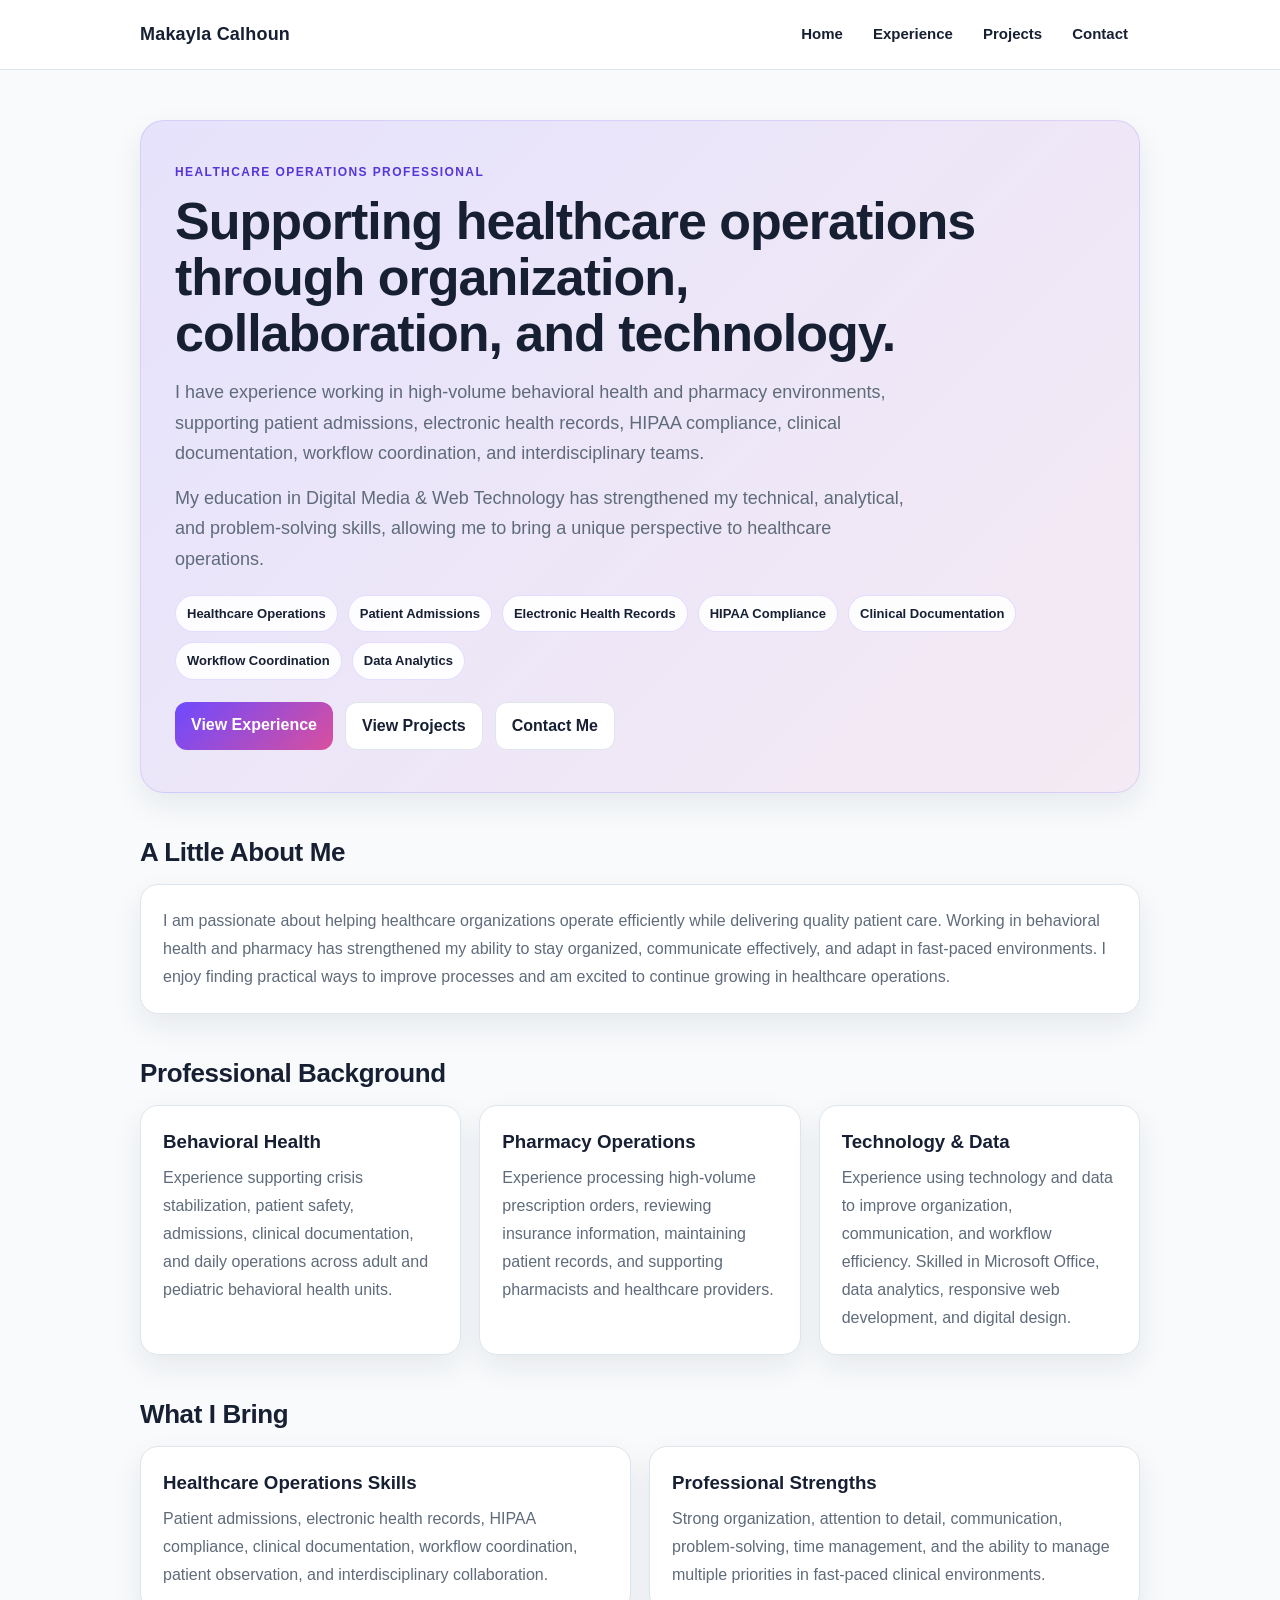
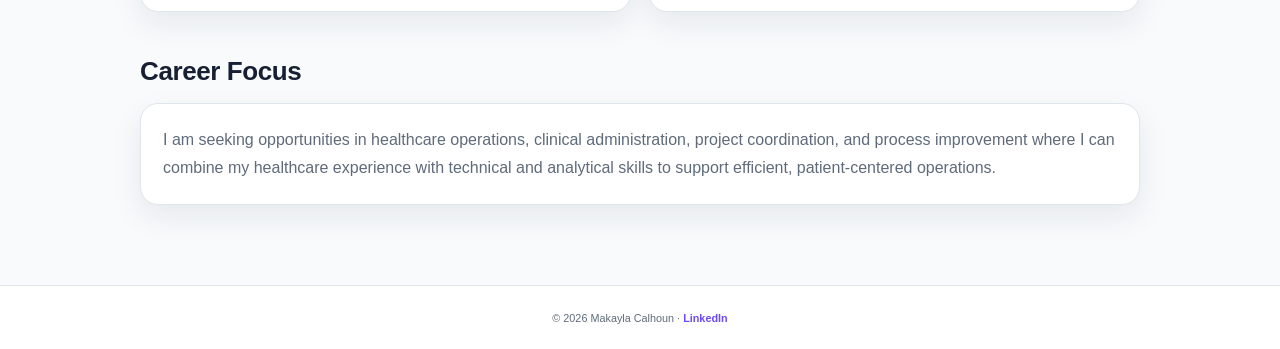
<file: index.html>
<!doctype html>
<html lang="en">
<head>
  <meta charset="utf-8" />
  <meta name="viewport" content="width=device-width, initial-scale=1" />

  <title>Makayla Calhoun | Healthcare Operations</title>

  <meta
    name="description"
    content="Portfolio of Makayla Calhoun, a healthcare operations professional with experience in behavioral health, pharmacy, digital media, and data analytics."
  />

  <link rel="stylesheet" href="css/styles.css" />
</head>

<body>

  <header class="nav">
    <div class="nav-inner">
      <a class="brand" href="index.html">Makayla Calhoun</a>

      <nav class="links" aria-label="Main navigation">
        <a href="index.html">Home</a>
        <a href="experience.html">Experience</a>
        <a href="projects.html">Projects</a>
        <a href="contact.html">Contact</a>
      </nav>
    </div>
  </header>

  <main class="container">

    <section class="hero">
      <div class="kicker">Healthcare Operations Professional</div>

      <h1>
        Supporting healthcare operations through organization, collaboration, and technology.
      </h1>

      <p class="subtitle">
        I have experience working in high-volume behavioral health and pharmacy
        environments, supporting patient admissions, electronic health records,
        HIPAA compliance, clinical documentation, workflow coordination, and
        interdisciplinary teams.
      </p>

      <p class="subtitle">
        My education in Digital Media &amp; Web Technology has strengthened my
        technical, analytical, and problem-solving skills, allowing me to bring
        a unique perspective to healthcare operations.
      </p>

      <div class="badges">
        <span class="badge">Healthcare Operations</span>
        <span class="badge">Patient Admissions</span>
        <span class="badge">Electronic Health Records</span>
        <span class="badge">HIPAA Compliance</span>
        <span class="badge">Clinical Documentation</span>
        <span class="badge">Workflow Coordination</span>
        <span class="badge">Data Analytics</span>
      </div>

      <div class="btn-row">
        <a class="btn primary" href="experience.html">View Experience</a>
        <a class="btn" href="projects.html">View Projects</a>
        <a class="btn" href="contact.html">Contact Me</a>
      </div>
    </section>

    <section class="section">
      <h2>A Little About Me</h2>

      <div class="card">
        <p>
          I am passionate about helping healthcare organizations operate efficiently
          while delivering quality patient care. Working in behavioral health and
          pharmacy has strengthened my ability to stay organized, communicate
          effectively, and adapt in fast-paced environments. I enjoy finding practical
          ways to improve processes and am excited to continue growing in healthcare
          operations.
        </p>
      </div>
    </section>

    <section class="section">
      <h2>Professional Background</h2>

      <div class="grid">
        <div class="card third">
          <h3 style="margin: 0 0 8px;">Behavioral Health</h3>
          <p>
            Experience supporting crisis stabilization, patient safety, admissions,
            clinical documentation, and daily operations across adult and pediatric
            behavioral health units.
          </p>
        </div>

        <div class="card third">
          <h3 style="margin: 0 0 8px;">Pharmacy Operations</h3>
          <p>
            Experience processing high-volume prescription orders, reviewing insurance
            information, maintaining patient records, and supporting pharmacists and
            healthcare providers.
          </p>
        </div>

        <div class="card third">
          <h3 style="margin: 0 0 8px;">Technology &amp; Data</h3>
          <p>
            Experience using technology and data to improve organization,
            communication, and workflow efficiency. Skilled in Microsoft Office,
            data analytics, responsive web development, and digital design.
          </p>
        </div>
      </div>
    </section>

    <section class="section">
      <h2>What I Bring</h2>

      <div class="grid">
        <div class="card half">
          <h3 style="margin: 0 0 8px;">Healthcare Operations Skills</h3>
          <p>
            Patient admissions, electronic health records, HIPAA compliance,
            clinical documentation, workflow coordination, patient observation,
            and interdisciplinary collaboration.
          </p>
        </div>

        <div class="card half">
          <h3 style="margin: 0 0 8px;">Professional Strengths</h3>
          <p>
            Strong organization, attention to detail, communication, problem-solving,
            time management, and the ability to manage multiple priorities in
            fast-paced clinical environments.
          </p>
        </div>
      </div>
    </section>

    <section class="section">
      <h2>Career Focus</h2>

      <div class="card">
        <p>
          I am seeking opportunities in healthcare operations, clinical administration,
          project coordination, and process improvement where I can combine my healthcare
          experience with technical and analytical skills to support efficient,
          patient-centered operations.
        </p>
      </div>
    </section>

  </main>

  <footer class="footer">
    <small>
      © <span id="year"></span> Makayla Calhoun ·
      <a
        href="https://www.linkedin.com/in/makayla-calhoun-033b991ba"
        target="_blank"
        rel="noopener noreferrer"
      >
        LinkedIn
      </a>
    </small>
  </footer>

  <script>
    const yearElement = document.getElementById("year");

    if (yearElement) {
      yearElement.textContent = new Date().getFullYear();
    }
  </script>

</body>
</html>
</file>
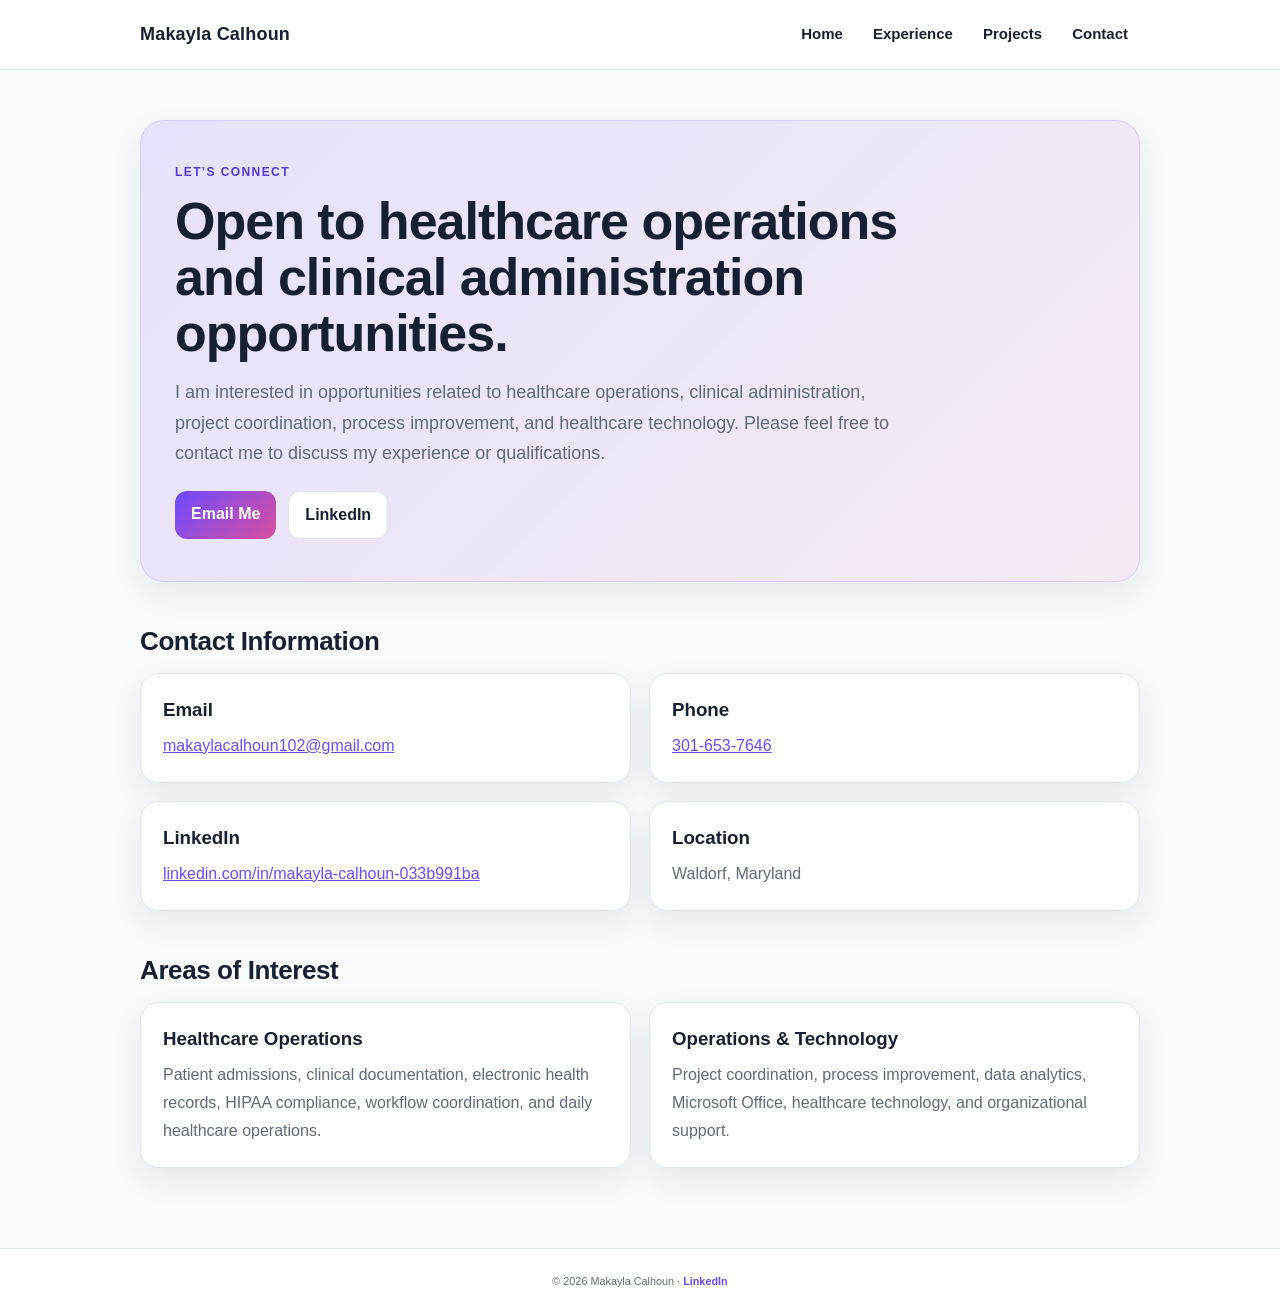
<file: contact.html>
<!doctype html>
<html lang="en">
<head>
  <meta charset="utf-8" />
  <meta name="viewport" content="width=device-width, initial-scale=1" />

  <title>Contact | Makayla Calhoun</title>

  <meta
    name="description"
    content="Contact Makayla Calhoun regarding healthcare operations, clinical administration, project coordination, and related opportunities."
  />

  <link rel="stylesheet" href="css/styles.css" />
</head>

<body>

  <header class="nav">
    <div class="nav-inner">
      <a class="brand" href="index.html">Makayla Calhoun</a>

      <nav class="links" aria-label="Main navigation">
        <a href="index.html">Home</a>
        <a href="experience.html">Experience</a>
        <a href="projects.html">Projects</a>
        <a href="contact.html">Contact</a>
      </nav>
    </div>
  </header>

  <main class="container">

    <section class="hero">
      <div class="kicker">Let’s Connect</div>

      <h1>
        Open to healthcare operations and clinical administration opportunities.
      </h1>

      <p class="subtitle">
        I am interested in opportunities related to healthcare operations,
        clinical administration, project coordination, process improvement,
        and healthcare technology. Please feel free to contact me to discuss
        my experience or qualifications.
      </p>

      <div class="btn-row">
        <a
          class="btn primary"
          href="mailto:makaylacalhoun102@gmail.com"
        >
          Email Me
        </a>

        <a
          class="btn"
          href="https://www.linkedin.com/in/makayla-calhoun-033b991ba"
          target="_blank"
          rel="noopener noreferrer"
        >
          LinkedIn
        </a>
      </div>
    </section>

    <section class="section">
      <h2>Contact Information</h2>

      <div class="grid">
        <div class="card half">
          <h3 style="margin: 0 0 8px;">Email</h3>
          <p style="margin: 0;">
            <a href="mailto:makaylacalhoun102@gmail.com">
              makaylacalhoun102@gmail.com
            </a>
          </p>
        </div>

        <div class="card half">
          <h3 style="margin: 0 0 8px;">Phone</h3>
          <p style="margin: 0;">
            <a href="tel:+13016537646">
              301-653-7646
            </a>
          </p>
        </div>

        <div class="card half">
          <h3 style="margin: 0 0 8px;">LinkedIn</h3>
          <p style="margin: 0;">
            <a
              href="https://www.linkedin.com/in/makayla-calhoun-033b991ba"
              target="_blank"
              rel="noopener noreferrer"
            >
              linkedin.com/in/makayla-calhoun-033b991ba
            </a>
          </p>
        </div>

        <div class="card half">
          <h3 style="margin: 0 0 8px;">Location</h3>
          <p style="margin: 0;">Waldorf, Maryland</p>
        </div>
      </div>
    </section>

    <section class="section">
      <h2>Areas of Interest</h2>

      <div class="grid">
        <div class="card half">
          <h3 style="margin: 0 0 8px;">Healthcare Operations</h3>
          <p>
            Patient admissions, clinical documentation, electronic health
            records, HIPAA compliance, workflow coordination, and daily
            healthcare operations.
          </p>
        </div>

        <div class="card half">
          <h3 style="margin: 0 0 8px;">Operations &amp; Technology</h3>
          <p>
            Project coordination, process improvement, data analytics,
            Microsoft Office, healthcare technology, and organizational support.
          </p>
        </div>
      </div>
    </section>

  </main>

  <footer class="footer">
    <small>
      © <span id="year"></span> Makayla Calhoun ·
      <a
        href="https://www.linkedin.com/in/makayla-calhoun-033b991ba"
        target="_blank"
        rel="noopener noreferrer"
      >
        LinkedIn
      </a>
    </small>
  </footer>

  <script>
    const yearElement = document.getElementById("year");

    if (yearElement) {
      yearElement.textContent = new Date().getFullYear();
    }
  </script>

</body>
</html>
</file>
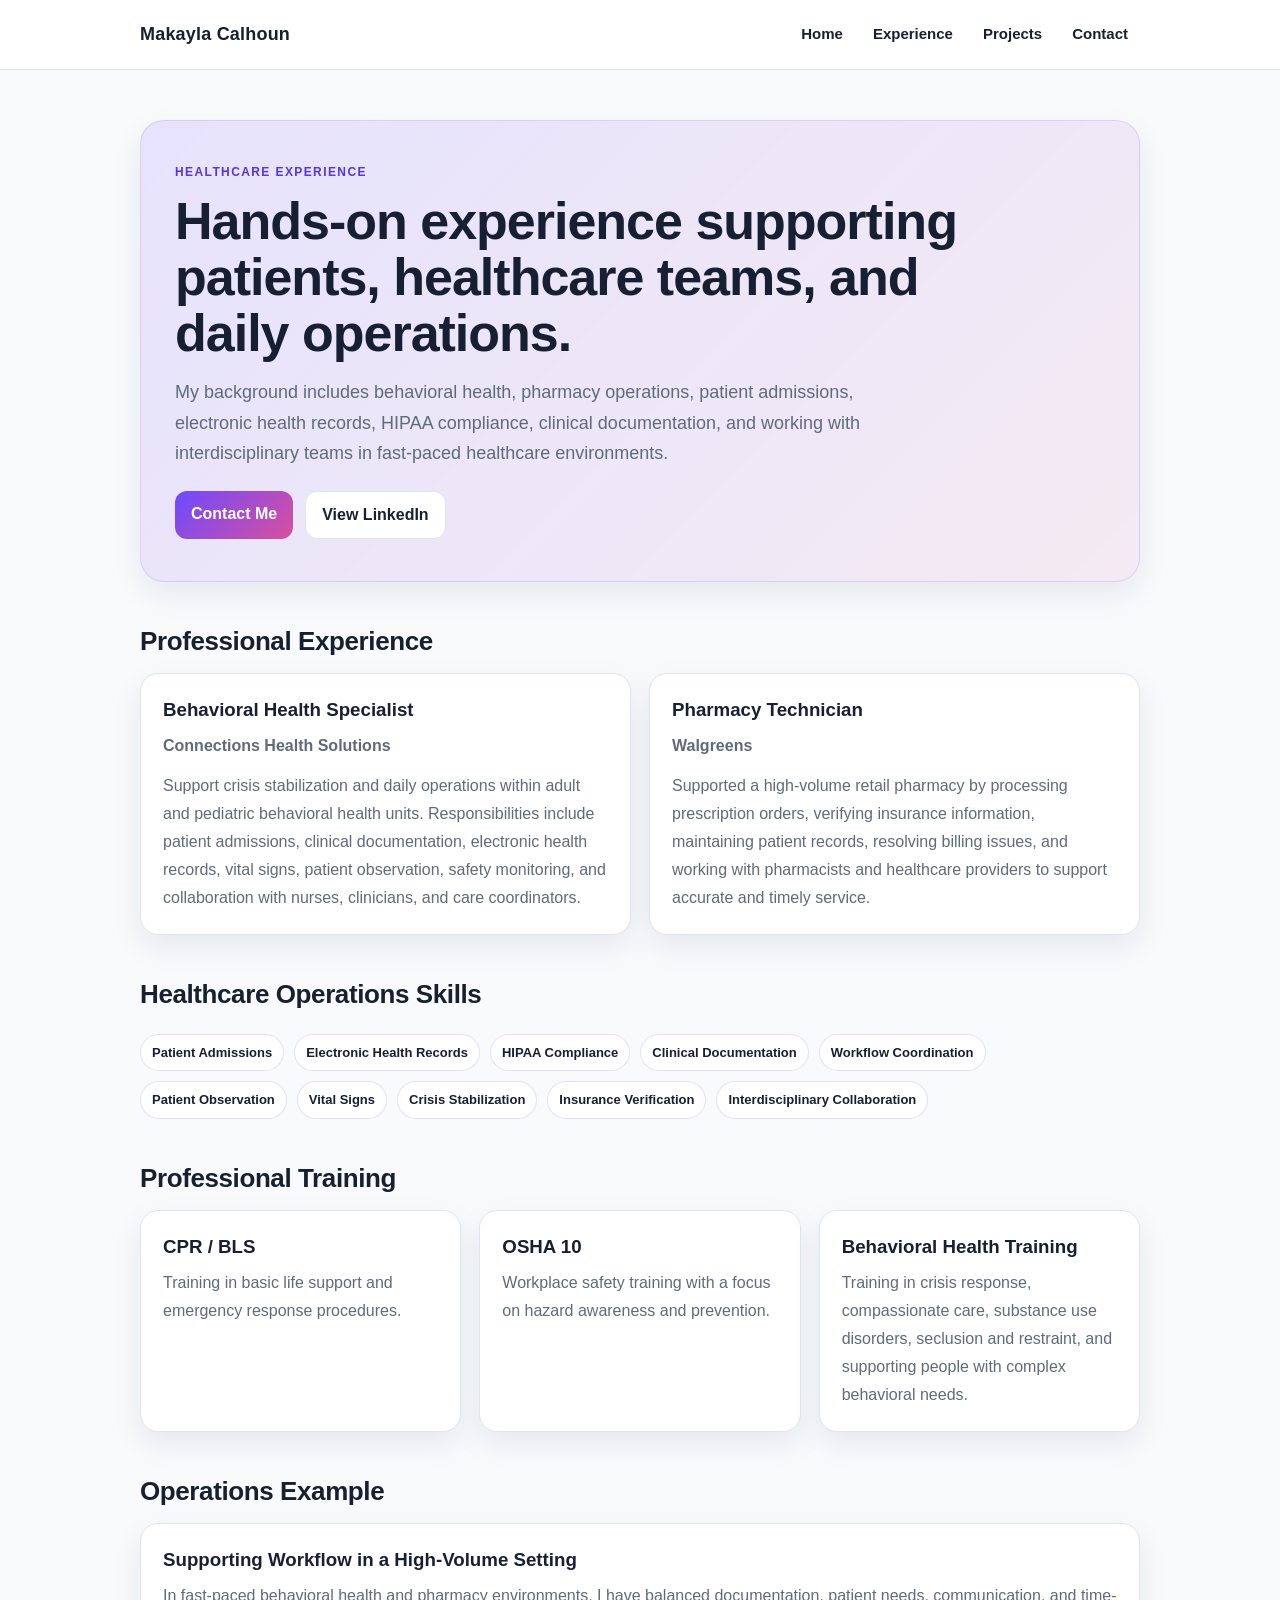
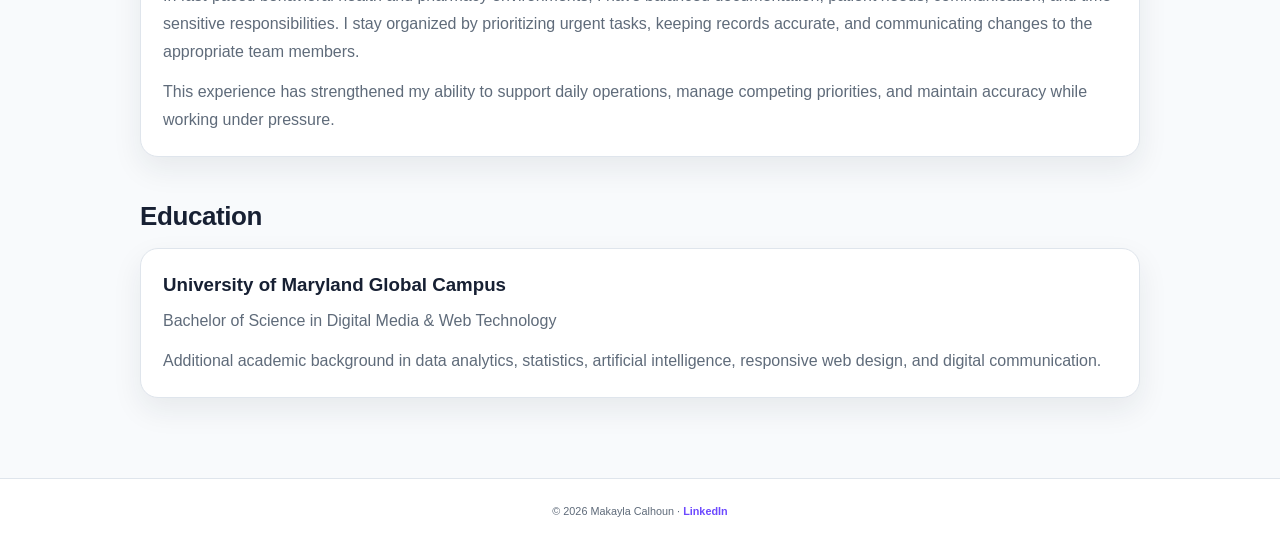
<file: experience.html>
<!doctype html>
<html lang="en">
<head>
  <meta charset="utf-8" />
  <meta name="viewport" content="width=device-width, initial-scale=1" />

  <title>Healthcare Experience | Makayla Calhoun</title>

  <meta
    name="description"
    content="Healthcare operations experience, professional training, and qualifications of Makayla Calhoun."
  />

  <link rel="stylesheet" href="css/styles.css" />
</head>

<body>

  <header class="nav">
    <div class="nav-inner">
      <a class="brand" href="index.html">Makayla Calhoun</a>

      <nav class="links" aria-label="Main navigation">
        <a href="index.html">Home</a>
        <a href="experience.html">Experience</a>
        <a href="projects.html">Projects</a>
        <a href="contact.html">Contact</a>
      </nav>
    </div>
  </header>

  <main class="container">

    <section class="hero">
      <div class="kicker">Healthcare Experience</div>

      <h1>
        Hands-on experience supporting patients, healthcare teams, and daily operations.
      </h1>

      <p class="subtitle">
        My background includes behavioral health, pharmacy operations, patient admissions,
        electronic health records, HIPAA compliance, clinical documentation, and working
        with interdisciplinary teams in fast-paced healthcare environments.
      </p>

      <div class="btn-row">
        <a class="btn primary" href="contact.html">Contact Me</a>
        <a
          class="btn"
          href="https://www.linkedin.com/in/makayla-calhoun-033b991ba"
          target="_blank"
          rel="noopener noreferrer"
        >
          View LinkedIn
        </a>
      </div>
    </section>

    <section class="section">
      <h2>Professional Experience</h2>

      <div class="grid">

        <div class="card half">
          <h3 style="margin: 0 0 8px;">Behavioral Health Specialist</h3>
          <p><strong>Connections Health Solutions</strong></p>

          <p>
            Support crisis stabilization and daily operations within adult and pediatric
            behavioral health units. Responsibilities include patient admissions,
            clinical documentation, electronic health records, vital signs, patient
            observation, safety monitoring, and collaboration with nurses, clinicians,
            and care coordinators.
          </p>
        </div>

        <div class="card half">
          <h3 style="margin: 0 0 8px;">Pharmacy Technician</h3>
          <p><strong>Walgreens</strong></p>

          <p>
            Supported a high-volume retail pharmacy by processing prescription orders,
            verifying insurance information, maintaining patient records, resolving
            billing issues, and working with pharmacists and healthcare providers to
            support accurate and timely service.
          </p>
        </div>

      </div>
    </section>

    <section class="section">
      <h2>Healthcare Operations Skills</h2>

      <div class="badges">
        <span class="badge">Patient Admissions</span>
        <span class="badge">Electronic Health Records</span>
        <span class="badge">HIPAA Compliance</span>
        <span class="badge">Clinical Documentation</span>
        <span class="badge">Workflow Coordination</span>
        <span class="badge">Patient Observation</span>
        <span class="badge">Vital Signs</span>
        <span class="badge">Crisis Stabilization</span>
        <span class="badge">Insurance Verification</span>
        <span class="badge">Interdisciplinary Collaboration</span>
      </div>
    </section>

    <section class="section">
      <h2>Professional Training</h2>

      <div class="grid">

        <div class="card third">
          <h3 style="margin: 0 0 8px;">CPR / BLS</h3>
          <p>
            Training in basic life support and emergency response procedures.
          </p>
        </div>

        <div class="card third">
          <h3 style="margin: 0 0 8px;">OSHA 10</h3>
          <p>
            Workplace safety training with a focus on hazard awareness and prevention.
          </p>
        </div>

        <div class="card third">
          <h3 style="margin: 0 0 8px;">Behavioral Health Training</h3>
          <p>
            Training in crisis response, compassionate care, substance use disorders,
            seclusion and restraint, and supporting people with complex behavioral needs.
          </p>
        </div>

      </div>
    </section>

    <section class="section">
      <h2>Operations Example</h2>

      <div class="card">
        <h3 style="margin: 0 0 8px;">Supporting Workflow in a High-Volume Setting</h3>

        <p>
          In fast-paced behavioral health and pharmacy environments, I have balanced
          documentation, patient needs, communication, and time-sensitive responsibilities.
          I stay organized by prioritizing urgent tasks, keeping records accurate, and
          communicating changes to the appropriate team members.
        </p>

        <p>
          This experience has strengthened my ability to support daily operations,
          manage competing priorities, and maintain accuracy while working under pressure.
        </p>
      </div>
    </section>

    <section class="section">
      <h2>Education</h2>

      <div class="card">
        <h3 style="margin: 0 0 8px;">University of Maryland Global Campus</h3>

        <p>
          Bachelor of Science in Digital Media &amp; Web Technology
        </p>

        <p>
          Additional academic background in data analytics, statistics, artificial
          intelligence, responsive web design, and digital communication.
        </p>
      </div>
    </section>

  </main>

  <footer class="footer">
    <small>
      © <span id="year"></span> Makayla Calhoun ·
      <a
        href="https://www.linkedin.com/in/makayla-calhoun-033b991ba"
        target="_blank"
        rel="noopener noreferrer"
      >
        LinkedIn
      </a>
    </small>
  </footer>

  <script>
    const yearElement = document.getElementById("year");

    if (yearElement) {
      yearElement.textContent = new Date().getFullYear();
    }
  </script>

</body>
</html>
</file>
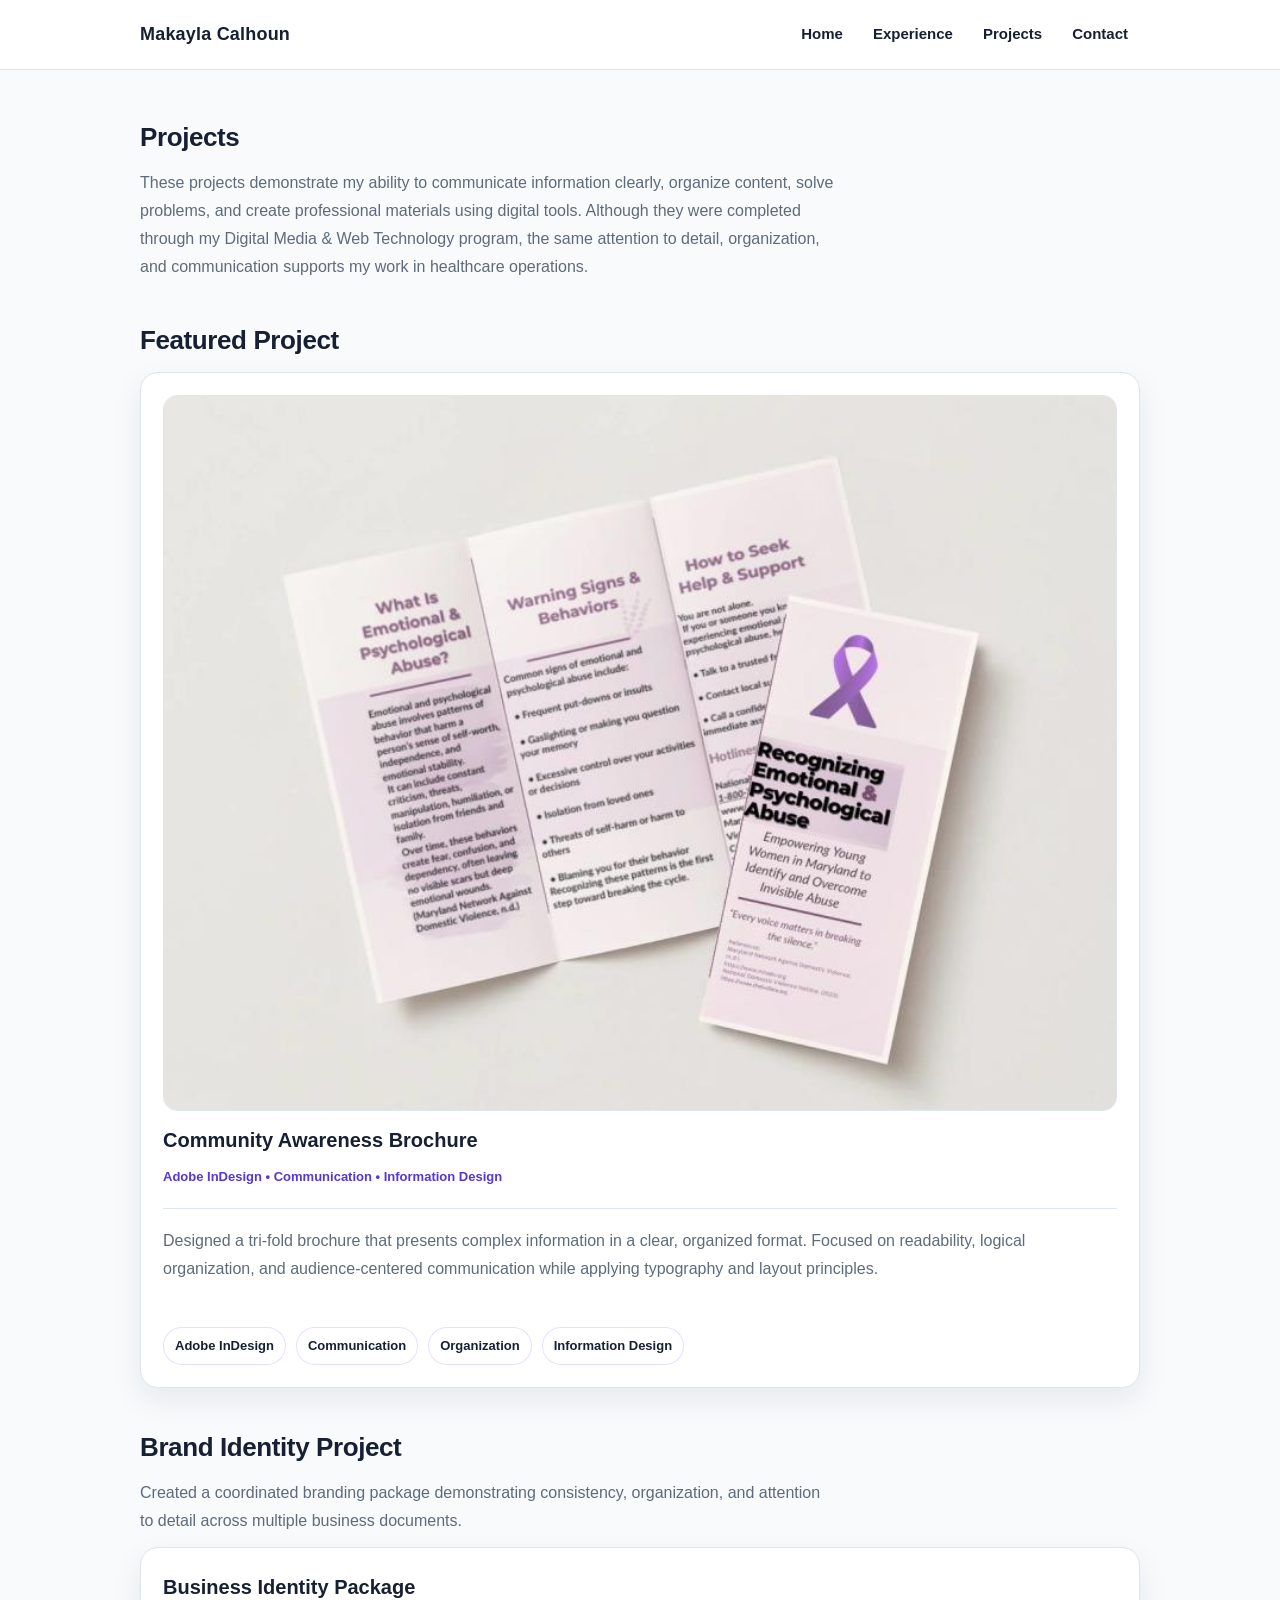
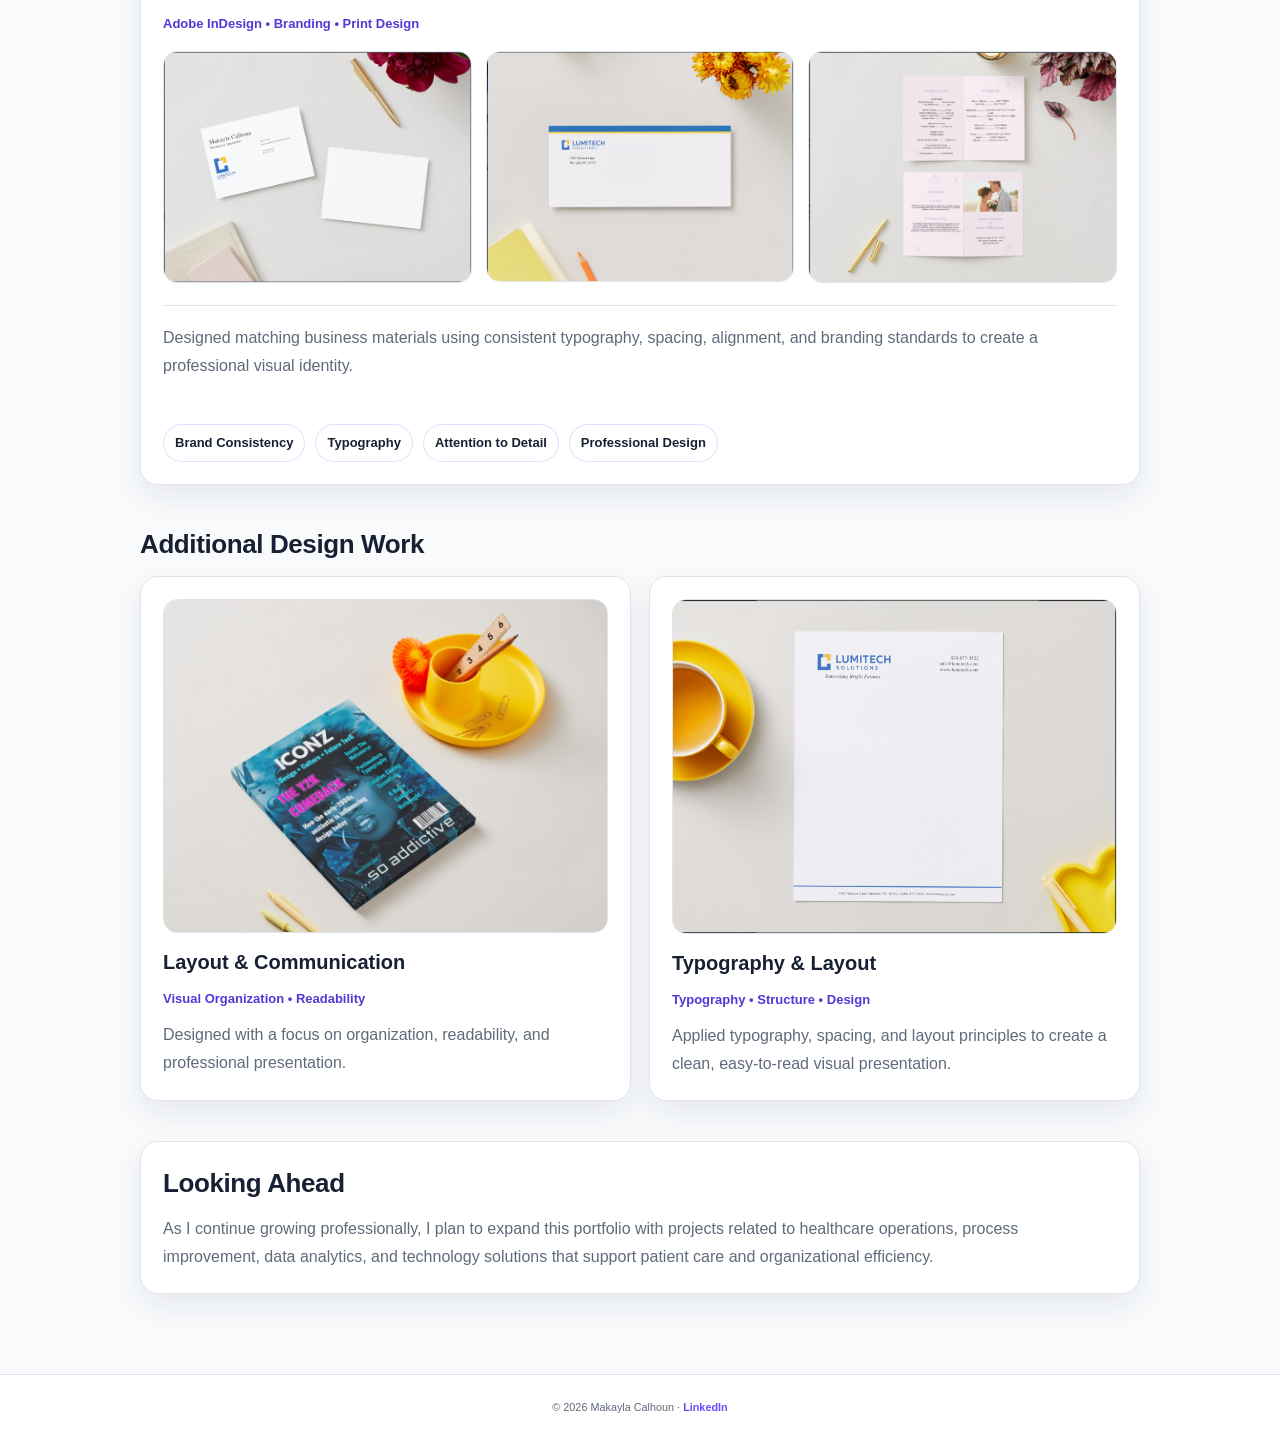
<file: projects.html>
<!doctype html>
<html lang="en">
<head>
  <meta charset="utf-8" />
  <meta name="viewport" content="width=device-width, initial-scale=1" />

  <title>Projects | Makayla Calhoun</title>

  <meta
    name="description"
    content="Selected digital media, communication, and design projects by Makayla Calhoun."
  />

  <link rel="stylesheet" href="css/styles.css" />
</head>

<body>

  <header class="nav">
    <div class="nav-inner">
      <a class="brand" href="index.html">Makayla Calhoun</a>

      <nav class="links" aria-label="Main navigation">
        <a href="index.html">Home</a>
        <a href="experience.html">Experience</a>
        <a href="projects.html">Projects</a>
        <a href="contact.html">Contact</a>
      </nav>
    </div>
  </header>

  <main class="container">

    <section class="section" style="margin-top: 18px;">
      <h2>Projects</h2>

      <p>
        These projects demonstrate my ability to communicate information clearly,
        organize content, solve problems, and create professional materials using
        digital tools. Although they were completed through my Digital Media &amp;
        Web Technology program, the same attention to detail, organization, and
        communication supports my work in healthcare operations.
      </p>
    </section>

    <section class="section">
      <h2>Featured Project</h2>

      <div class="grid">
        <div class="card">
          <div class="project">
            <img
              src="img/project1.png"
              alt="Community awareness brochure design"
            />

            <h3>Community Awareness Brochure</h3>

            <div class="meta">
              Adobe InDesign • Communication • Information Design
            </div>

            <div class="hr"></div>

            <p>
              Designed a tri-fold brochure that presents complex information in a clear,
              organized format. Focused on readability, logical organization, and
              audience-centered communication while applying typography and layout
              principles.
            </p>

            <div class="badges">
              <span class="badge">Adobe InDesign</span>
              <span class="badge">Communication</span>
              <span class="badge">Organization</span>
              <span class="badge">Information Design</span>
            </div>
          </div>
        </div>
      </div>
    </section>

    <section class="section">
      <h2>Brand Identity Project</h2>

      <p>
        Created a coordinated branding package demonstrating consistency,
        organization, and attention to detail across multiple business documents.
      </p>

      <div class="grid">
        <div class="card">
          <div class="project">
            <h3>Business Identity Package</h3>

            <div class="meta">
              Adobe InDesign • Branding • Print Design
            </div>

            <div class="project-grid">
              <img src="img/project4.png" alt="Letterhead design" />
              <img src="img/project5.png" alt="Business card design" />
              <img src="img/project6.png" alt="Envelope design" />
            </div>

            <div class="hr"></div>

            <p>
              Designed matching business materials using consistent typography,
              spacing, alignment, and branding standards to create a professional
              visual identity.
            </p>

            <div class="badges">
              <span class="badge">Brand Consistency</span>
              <span class="badge">Typography</span>
              <span class="badge">Attention to Detail</span>
              <span class="badge">Professional Design</span>
            </div>
          </div>
        </div>
      </div>
    </section>

    <section class="section">
      <h2>Additional Design Work</h2>

      <div class="grid">
        <div class="card half">
          <div class="project">
            <img src="img/project2.png" alt="Design project sample" />

            <h3>Layout &amp; Communication</h3>

            <div class="meta">
              Visual Organization • Readability
            </div>

            <p>
              Designed with a focus on organization, readability, and professional
              presentation.
            </p>
          </div>
        </div>

        <div class="card half">
          <div class="project">
            <img src="img/project3.png" alt="Typography and layout project sample" />

            <h3>Typography &amp; Layout</h3>

            <div class="meta">
              Typography • Structure • Design
            </div>

            <p>
              Applied typography, spacing, and layout principles to create a clean,
              easy-to-read visual presentation.
            </p>
          </div>
        </div>
      </div>
    </section>

    <section class="section">
      <div class="card">
        <h2>Looking Ahead</h2>

        <p>
          As I continue growing professionally, I plan to expand this portfolio with
          projects related to healthcare operations, process improvement, data
          analytics, and technology solutions that support patient care and
          organizational efficiency.
        </p>
      </div>
    </section>

  </main>

  <footer class="footer">
    <small>
      © <span id="year"></span> Makayla Calhoun ·
      <a
        href="https://www.linkedin.com/in/makayla-calhoun-033b991ba"
        target="_blank"
        rel="noopener noreferrer"
      >
        LinkedIn
      </a>
    </small>
  </footer>

  <script>
    const yearElement = document.getElementById("year");

    if (yearElement) {
      yearElement.textContent = new Date().getFullYear();
    }
  </script>

</body>
</html>
</file>
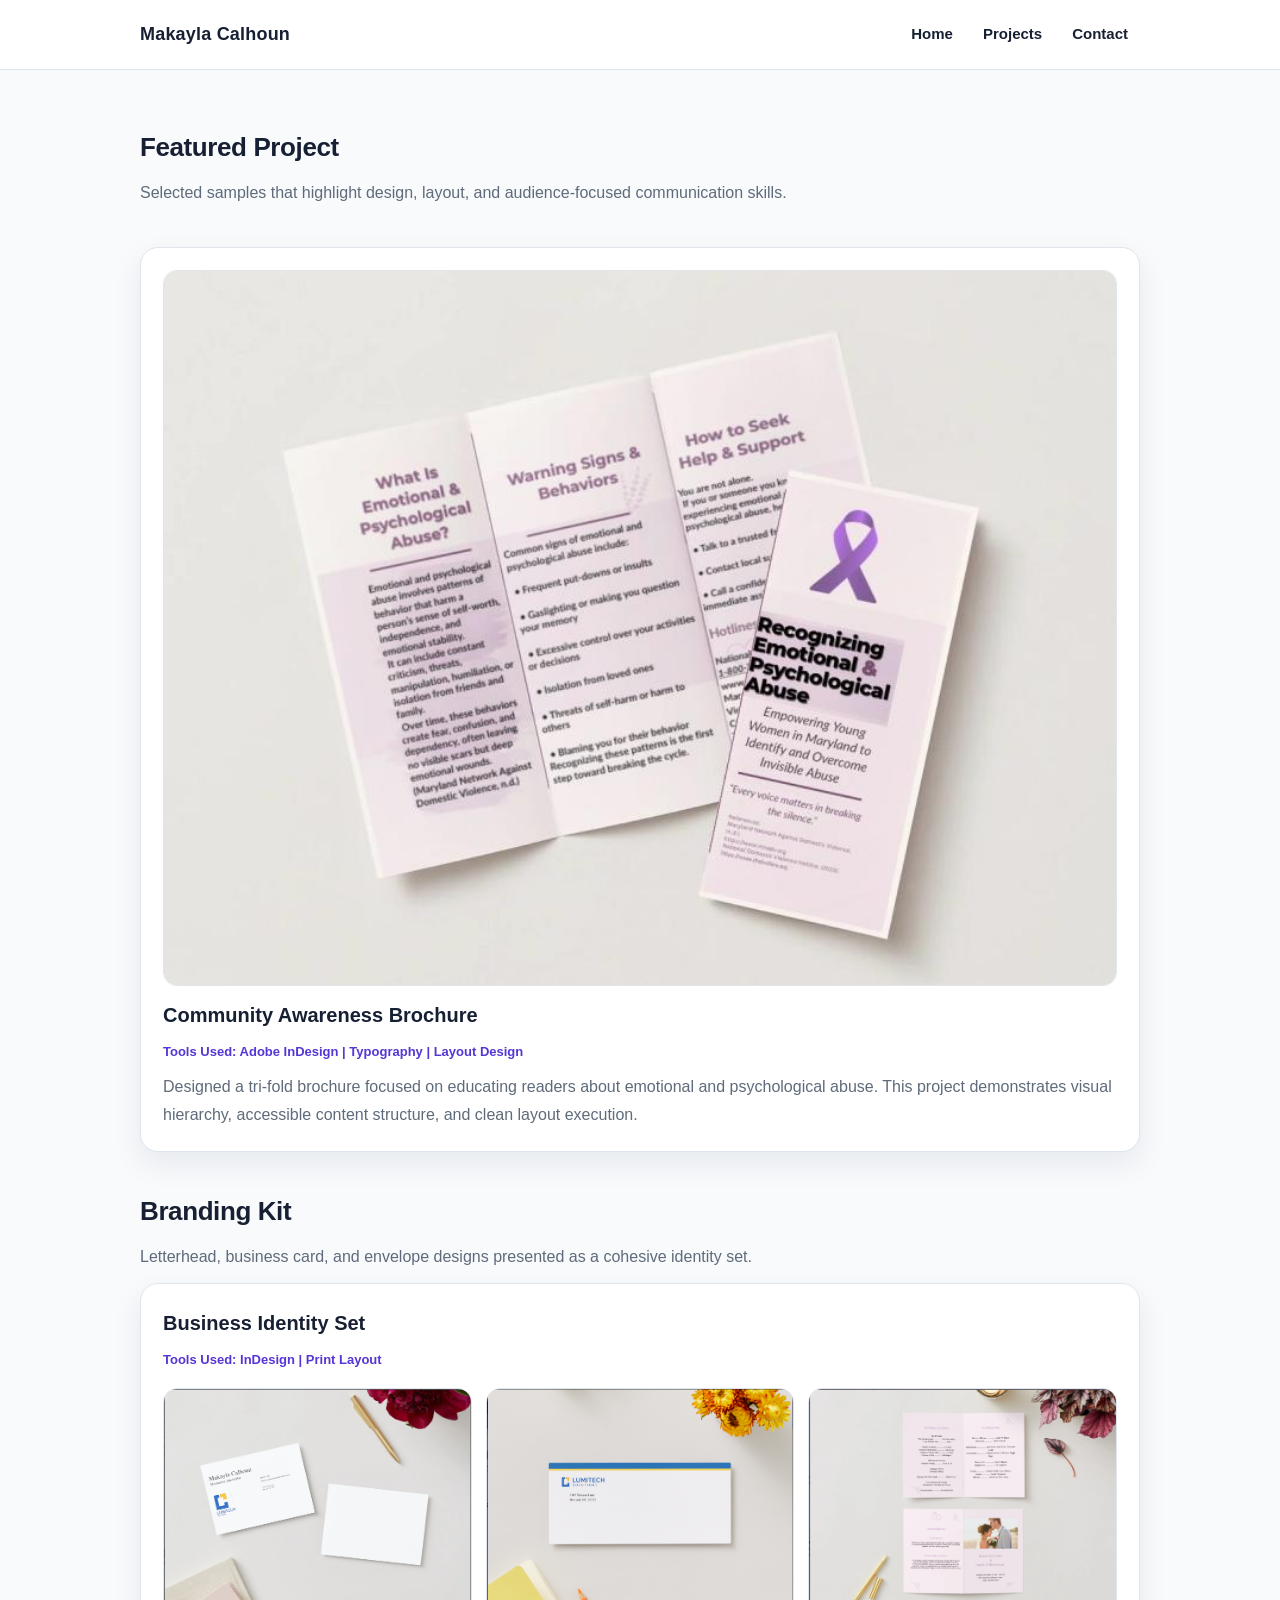
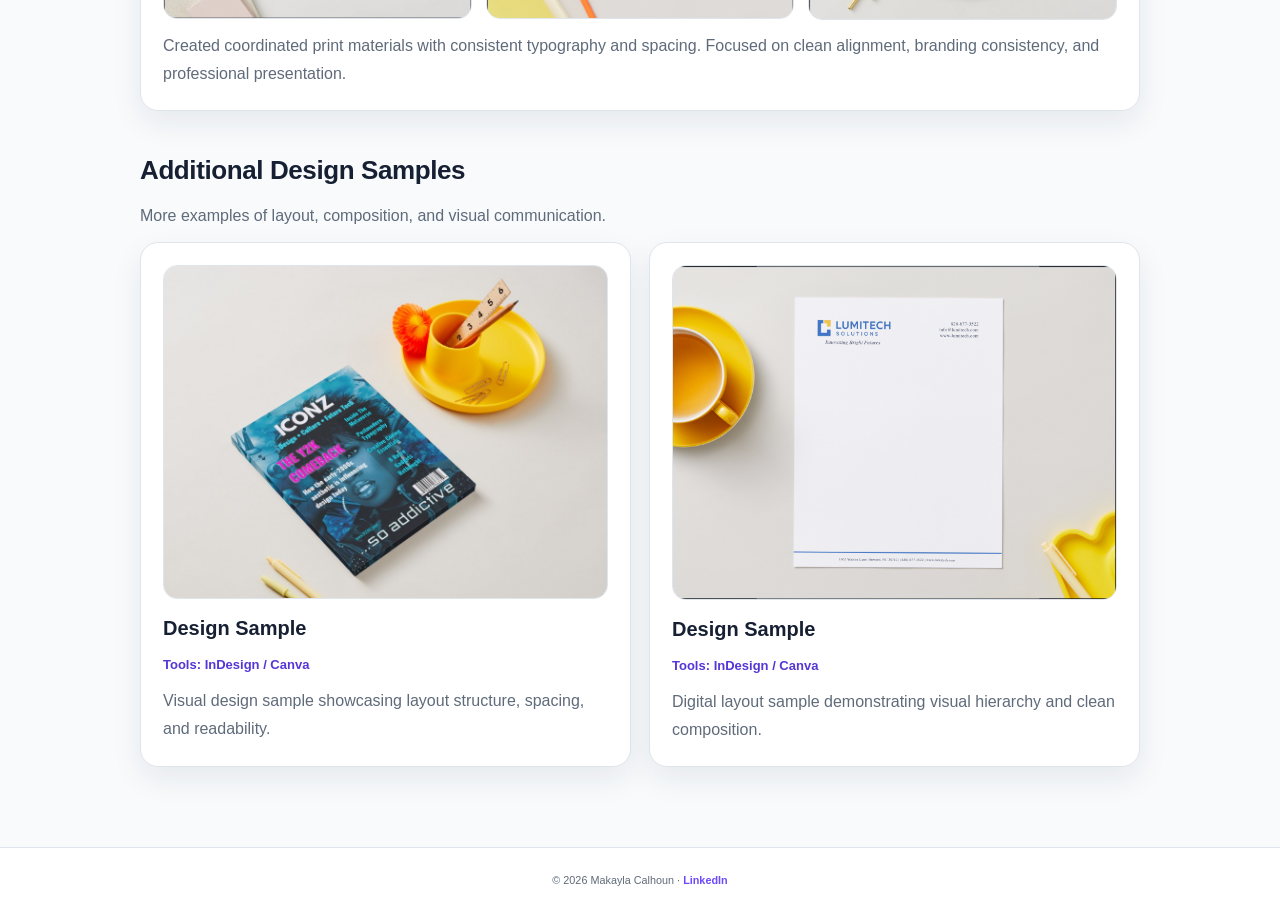
<file: projects2.html>
<!doctype html>
<html lang="en">
<head>
  <meta charset="utf-8" />
  <meta name="viewport" content="width=device-width, initial-scale=1" />
  <title>Projects | Makayla Calhoun</title>
  <link rel="stylesheet" href="css/styles.css" />
</head>
<body>

  <header class="nav">
    <div class="nav-inner">
      <a class="brand" href="index.html">Makayla Calhoun</a>
      <nav class="links">
        <a href="index.html">Home</a>
        <a href="projects2.html">Projects</a>
        <a href="contact.html">Contact</a>
      </nav>
    </div>
  </header>

  <main class="container">

    <section class="section" style="margin-top:28px;">
      <h2>Featured Project</h2>
      <p>Selected samples that highlight design, layout, and audience-focused communication skills.</p>
    </section>

    <section class="section">
      <div class="grid">
        <div class="card">
          <div class="project">
            <img src="img/project1.png" alt="Community awareness brochure design">
            <h3>Community Awareness Brochure</h3>
            <div class="meta">Tools Used: Adobe InDesign | Typography | Layout Design</div>
            <p>
              Designed a tri-fold brochure focused on educating readers about emotional and psychological abuse.
              This project demonstrates visual hierarchy, accessible content structure, and clean layout execution.
            </p>
          </div>
        </div>
      </div>
    </section>

    <section class="section">
      <h2>Branding Kit</h2>
      <p>Letterhead, business card, and envelope designs presented as a cohesive identity set.</p>

      <div class="card">
        <div class="project">
          <h3>Business Identity Set</h3>
          <div class="meta">Tools Used: InDesign | Print Layout</div>

          <div class="project-grid">
            <img src="img/project4.png" alt="Letterhead design">
            <img src="img/project5.png" alt="Business card design">
            <img src="img/project6.png" alt="Envelope design">
          </div>

          <p>
            Created coordinated print materials with consistent typography and spacing.
            Focused on clean alignment, branding consistency, and professional presentation.
          </p>
        </div>
      </div>
    </section>

    <section class="section">
      <h2>Additional Design Samples</h2>
      <p>More examples of layout, composition, and visual communication.</p>

      <div class="grid">
        <div class="card half">
          <div class="project">
            <img src="img/project2.png" alt="Design sample 2">
            <h3>Design Sample</h3>
            <div class="meta">Tools: InDesign / Canva</div>
            <p>Visual design sample showcasing layout structure, spacing, and readability.</p>
          </div>
        </div>

        <div class="card half">
          <div class="project">
            <img src="img/project3.png" alt="Design sample 3">
            <h3>Design Sample</h3>
            <div class="meta">Tools: InDesign / Canva</div>
            <p>Digital layout sample demonstrating visual hierarchy and clean composition.</p>
          </div>
        </div>
      </div>
    </section>

  </main>

  <footer class="footer">
    <small>
      © <span id="year"></span> Makayla Calhoun ·
      <a href="https://www.linkedin.com/in/makayla-calhoun-033b991ba" target="_blank" rel="noopener">LinkedIn</a>
    </small>
  </footer>

  <script>
    document.getElementById("year").textContent = new Date().getFullYear();
  </script>

</body>
</html>
</file>
<file: css/styles.css>
:root {
  --bg: #f8fafc;
  --text: #172033;
  --muted: #5f6b7a;
  --border: #dfe5ec;

  --accent: #6d4aff;
  --accent-dark: #5636d6;
  --accent2: #d94f9d;

  --card: #ffffff;
  --soft: #f3f0ff;
  --soft-pink: #fff3f9;

  --shadow: 0 12px 30px rgba(23, 32, 51, 0.08);
  --shadow-hover: 0 16px 36px rgba(23, 32, 51, 0.12);
}

* {
  box-sizing: border-box;
}

html {
  scroll-behavior: smooth;
}

body {
  margin: 0;
  padding: 0;
  font-family: Arial, Helvetica, sans-serif;
  background: var(--bg);
  color: var(--text);
  line-height: 1.5;
}

a {
  color: var(--accent);
}

a:hover {
  color: var(--accent-dark);
}

img {
  display: block;
  max-width: 100%;
}

.container {
  max-width: 1040px;
  margin: 0 auto;
  padding: 30px 20px;
}

/* Navigation */

.nav {
  background: rgba(255, 255, 255, 0.96);
  border-bottom: 1px solid var(--border);
  position: sticky;
  top: 0;
  z-index: 10;
  backdrop-filter: blur(10px);
}

.nav-inner {
  max-width: 1040px;
  margin: 0 auto;
  padding: 15px 20px;
  display: flex;
  align-items: center;
  justify-content: space-between;
  gap: 18px;
}

.brand {
  font-weight: 800;
  letter-spacing: 0.2px;
  text-decoration: none;
  color: var(--text);
  font-size: 18px;
}

.brand:hover {
  color: var(--accent);
}

.links {
  display: flex;
  gap: 6px;
  flex-wrap: wrap;
}

.links a {
  text-decoration: none;
  color: var(--text);
  padding: 8px 12px;
  border-radius: 10px;
  font-weight: 600;
  font-size: 15px;
}

.links a:hover {
  background: var(--soft);
  color: var(--accent-dark);
}

/* Hero */

.hero {
  margin-top: 20px;
  padding: 42px 34px;
  border-radius: 24px;
  background:
    linear-gradient(
      135deg,
      rgba(109, 74, 255, 0.13),
      rgba(217, 79, 157, 0.09)
    );
  border: 1px solid rgba(109, 74, 255, 0.16);
  box-shadow: var(--shadow);
}

.kicker {
  color: var(--accent-dark);
  font-weight: 800;
  text-transform: uppercase;
  font-size: 12px;
  letter-spacing: 1.4px;
}

h1 {
  margin: 12px 0 16px;
  max-width: 820px;
  font-size: clamp(34px, 5vw, 52px);
  line-height: 1.08;
  letter-spacing: -1px;
}

.subtitle {
  margin: 0 0 14px;
  color: var(--muted);
  font-size: 18px;
  line-height: 1.7;
  max-width: 74ch;
}

/* Badges */

.badges {
  display: flex;
  flex-wrap: wrap;
  gap: 10px;
  margin-top: 20px;
}

.badge {
  font-size: 13px;
  font-weight: 600;
  padding: 8px 11px;
  background: rgba(255, 255, 255, 0.9);
  border: 1px solid rgba(109, 74, 255, 0.18);
  border-radius: 999px;
  color: var(--text);
}

/* Buttons */

.btn-row {
  display: flex;
  gap: 12px;
  flex-wrap: wrap;
  margin-top: 22px;
}

.btn {
  display: inline-block;
  text-decoration: none;
  padding: 11px 16px;
  border-radius: 12px;
  border: 1px solid var(--border);
  color: var(--text);
  background: #ffffff;
  font-weight: 700;
  transition:
    transform 0.2s ease,
    box-shadow 0.2s ease,
    opacity 0.2s ease;
}

.btn.primary {
  background: linear-gradient(135deg, var(--accent), var(--accent2));
  border: none;
  color: #ffffff;
}

.btn:hover {
  transform: translateY(-2px);
  box-shadow: 0 8px 18px rgba(23, 32, 51, 0.12);
  color: var(--text);
}

.btn.primary:hover {
  color: #ffffff;
}

/* Sections */

.section {
  margin-top: 40px;
}

.section h2 {
  font-size: 26px;
  margin: 0 0 12px;
  letter-spacing: -0.4px;
}

.section > p {
  max-width: 78ch;
}

.section p {
  color: var(--muted);
  line-height: 1.75;
  margin: 0 0 12px;
}

/* Grid and cards */

.grid {
  display: grid;
  grid-template-columns: repeat(12, 1fr);
  gap: 18px;
}

.card {
  grid-column: span 12;
  background: var(--card);
  border: 1px solid var(--border);
  border-radius: 18px;
  padding: 22px;
  box-shadow: var(--shadow);
  transition:
    transform 0.2s ease,
    box-shadow 0.2s ease,
    border-color 0.2s ease;
}

.card:hover {
  transform: translateY(-3px);
  box-shadow: var(--shadow-hover);
  border-color: rgba(109, 74, 255, 0.25);
}

.card h2,
.card h3 {
  color: var(--text);
}

.card p:last-child {
  margin-bottom: 0;
}

@media (min-width: 760px) {
  .card.half {
    grid-column: span 6;
  }

  .card.third {
    grid-column: span 4;
  }
}

/* Projects */

.project {
  display: flex;
  flex-direction: column;
  gap: 12px;
}

.project img {
  width: 100%;
  border-radius: 14px;
  border: 1px solid var(--border);
  background: #ffffff;
  object-fit: cover;
}

.project h3 {
  margin: 2px 0 0;
  font-size: 20px;
}

.meta {
  font-size: 13px;
  color: var(--accent-dark);
  font-weight: 700;
}

.project-grid {
  display: grid;
  grid-template-columns: 1fr;
  gap: 14px;
  margin-top: 6px;
}

@media (min-width: 760px) {
  .project-grid {
    grid-template-columns: repeat(3, 1fr);
  }
}

.hr {
  height: 1px;
  background: var(--border);
  margin: 10px 0 6px;
}

/* Footer */

.footer {
  border-top: 1px solid var(--border);
  margin-top: 50px;
  padding: 22px;
  color: var(--muted);
  font-size: 13px;
  text-align: center;
  background: #ffffff;
}

.footer a {
  color: var(--accent);
  text-decoration: none;
  font-weight: 700;
}

.footer a:hover {
  text-decoration: underline;
}

/* Mobile */

@media (max-width: 640px) {
  .nav-inner {
    align-items: flex-start;
    flex-direction: column;
  }

  .links {
    width: 100%;
  }

  .links a {
    padding-left: 0;
  }

  .hero {
    padding: 30px 22px;
  }

  h1 {
    font-size: 34px;
  }

  .subtitle {
    font-size: 16px;
  }

  .btn {
    width: 100%;
    text-align: center;
  }

  .card {
    padding: 19px;
  }
}
</file>
